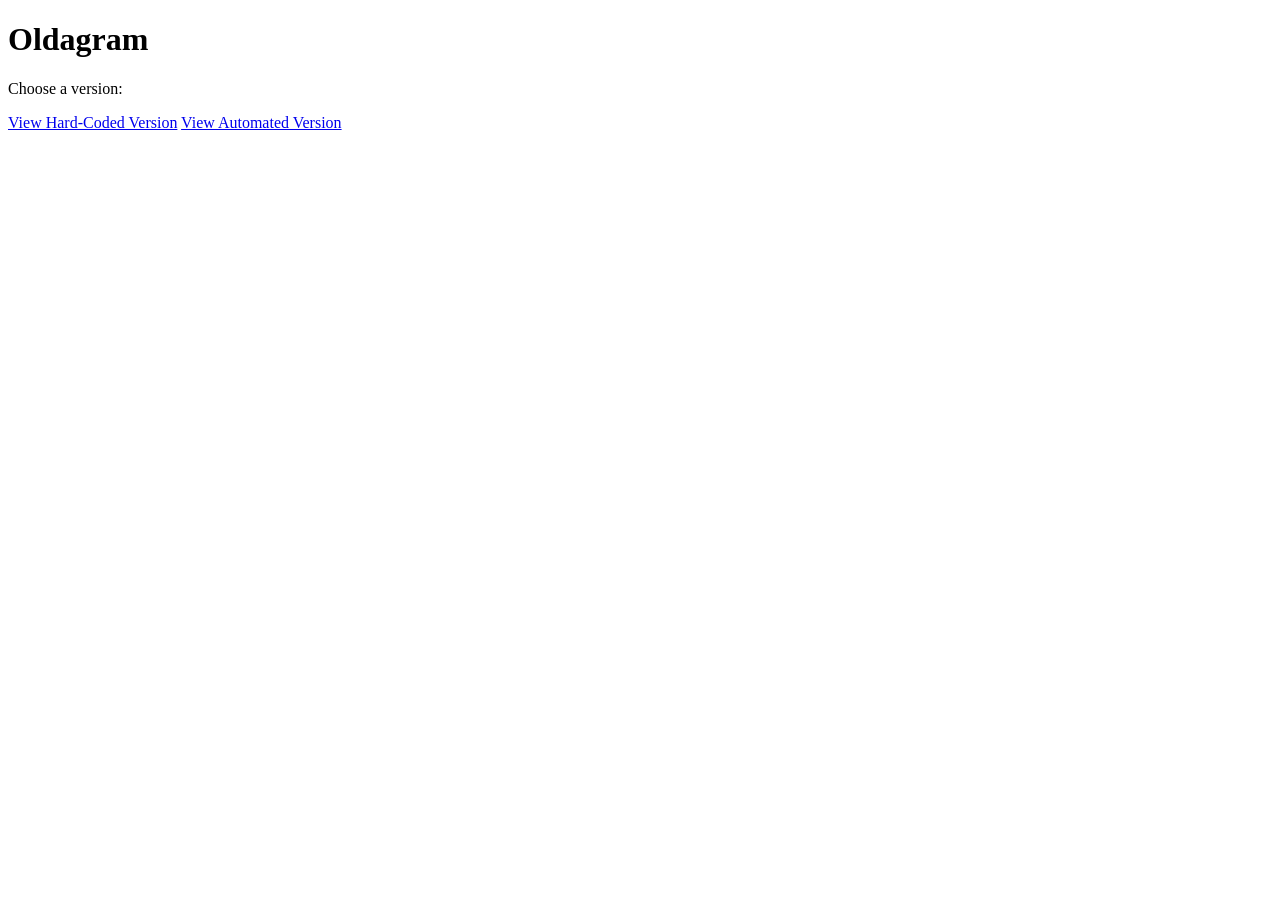
<file: index.html>
<!DOCTYPE html>
<html>
    <head>
        <title>Oldagram Project</title>
    </head>

    <body>
        <h1>Oldagram</h1>
        <p>Choose a version:</p>

        <a href="Oldagram-Hardcoded/">View Hard-Coded Version</a>
        <a href="Oldagram-Automated/">View Automated Version</a>
    </body>
</html>
</file>
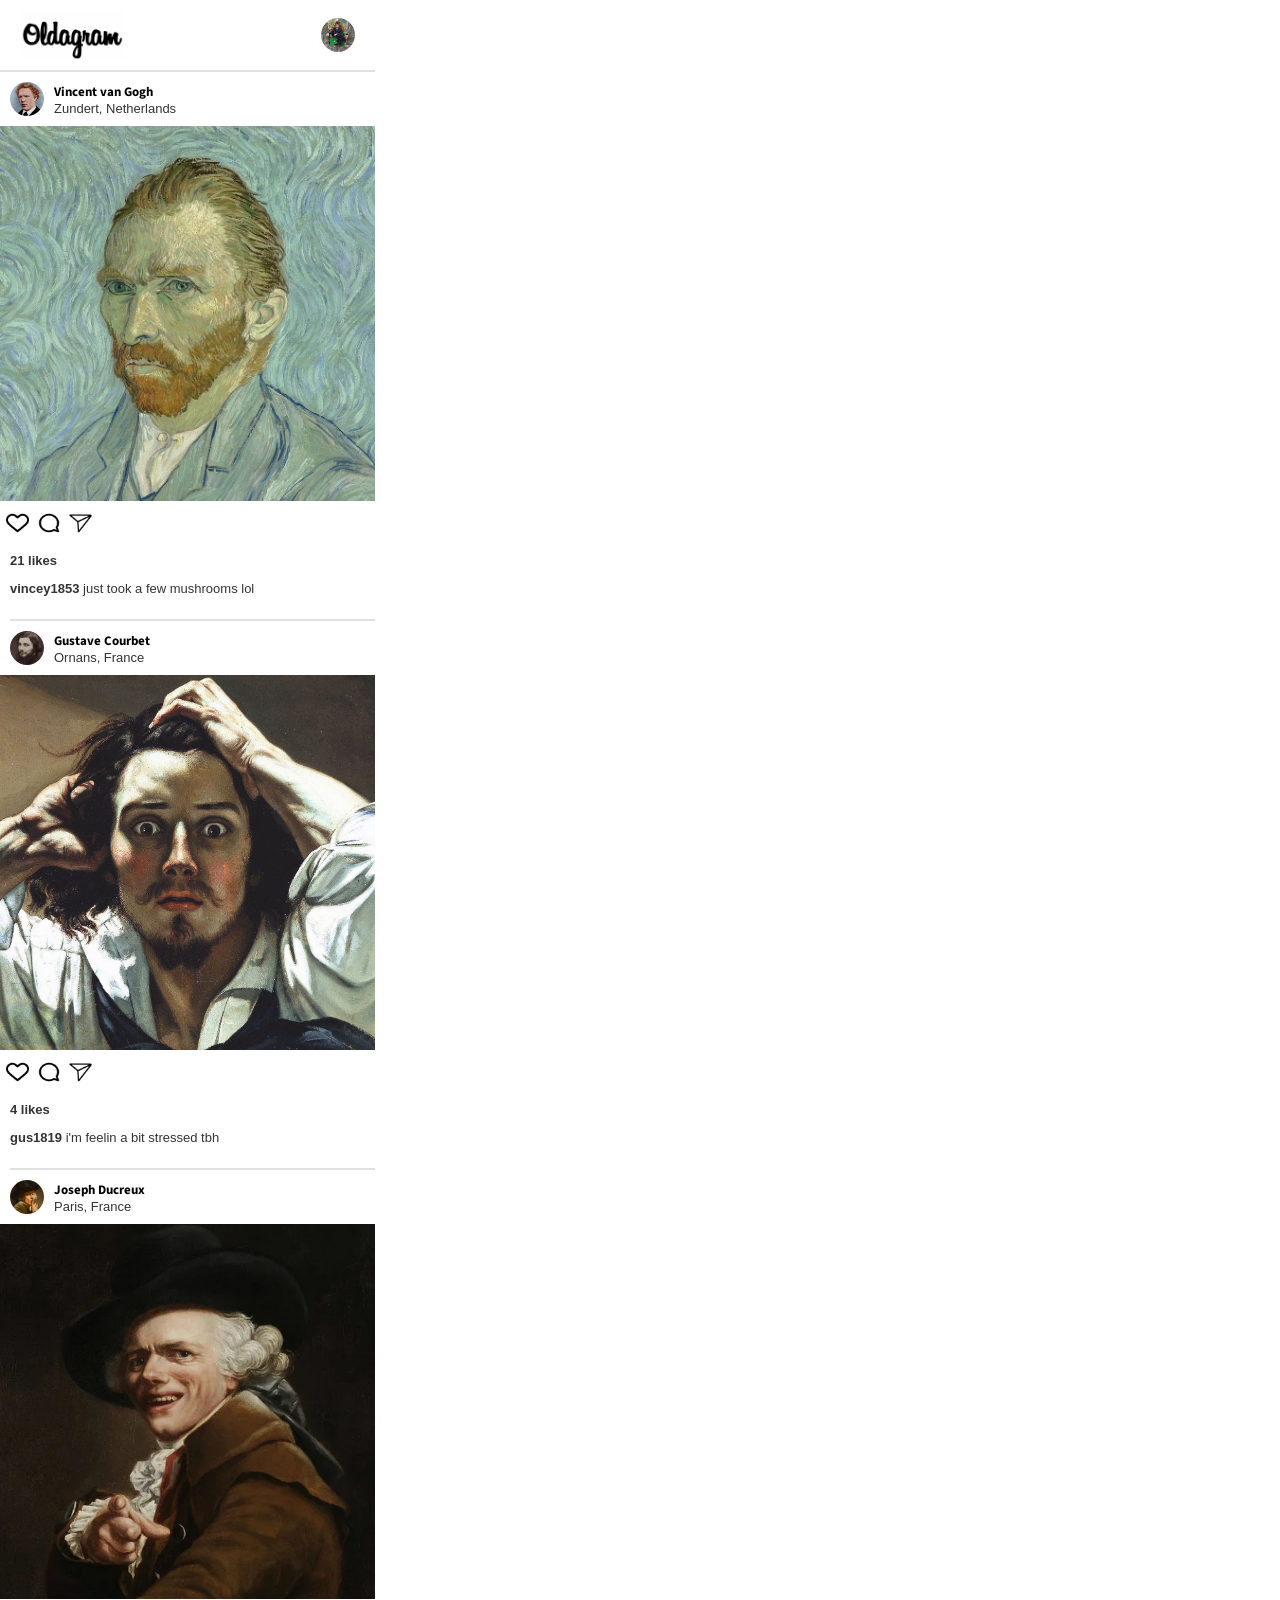
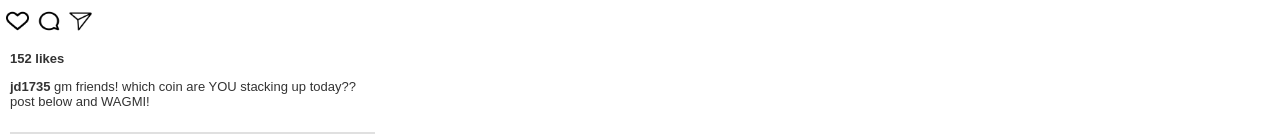
<file: Oldagram-Automated/index.html>
<html>
    <head>
        <link rel="stylesheet" href="index.css">
        <link rel="preconnect" href="https://fonts.googleapis.com">
        <link rel="preconnect" href="https://fonts.gstatic.com" crossorigin>
        <link href="https://fonts.googleapis.com/css2?family=Inter:ital,opsz,wght@0,14..32,100..900;1,14..32,100..900&family=Roboto:ital,wght@0,100..900;1,100..900&family=Source+Sans+3:ital,wght@0,200..900;1,200..900&display=swap" rel="stylesheet">
    </head>
    <body>
        <header>
            <img class="logo" src="images/logo.png" alt="Logo">
            <img class="profile" src="images/throne.JPG" alt="Personal profile picture">
        </header>

        <section id="posts-container">
            
        </section>

        <script src="index.js"></script>
    </body>
</html>














































































<!-- The hard coded posts below are commented out because the posts are now being generated dynamically using JavaScript. -->
 
            <!-- <div class="Post1">
                <div class="user">
                    <img src="images\avatar-vangogh.jpg" alt="Oldagram user profile picture">
                    <p><span class="username">Vincent van Gogh</span><br>Zudert, Netherlands</p>
                </div>
                <div class="post">
                    <img src="images\post-vangogh.jpg" alt="Oldagram user post picture">
                </div>
                <div class="caption-icons">
                    <button><img src="images\icon-heart.png" alt="Like"></button>
                    <button><img src="images\icon-comment.png" alt="Comment"></button>
                    <button><img src="images\icon-dm.png" alt="Share"></button>
                </div>
                <div class="likes">
                    <p><span class="username">Vincent van Gogh</span> and <span class="username">others</span> liked this</p>
                </div>
                <div class="caption">
                    <p><span class="username">vincey1853 </span>just took a few mushrooms lol</p>
                </div>  
            </div> 

            <div class="Post2">
                <div class="user">
                    <img src="images\avatar-courbet.jpg" alt="Oldagram user profile picture">
                    <p><span class="username">Gustave Courbet</span><br>Ornans, France</p>
                </div>
                <div class="post">
                    <img src="images\post-courbet.jpg" alt="Oldagram user post picture">
                </div>
                <div class="caption-icons">
                    <button><img src="images\icon-heart.png" alt="Like"></button>
                    <button><img src="images\icon-comment.png" alt="Comment"></button>
                    <button><img src="images\icon-dm.png" alt="Share"></button>
                </div>
                <div class="likes">
                    <p><span class="username">Gustave Courbet</span> and <span class="username">others</span> liked this</p>
                </div>
                <div class="caption">
                    <p><span class="username">gus1819 </span>I'm feelin a bit stressed thb</p>
                </div>  
            </div>

            <div class="Post3">
                <div class="user">
                    <img src="images\avatar-ducreux.jpg" alt="Oldagram user profile picture">
                    <p><span class="username">Joseph Ducreux</span><br>Paris, France</p>
                </div>
                <div class="post">
                    <img src="images\post-ducreux.jpg" alt="Oldagram user post picture">
                </div>
                <div class="caption-icons">
                    <button><img src="images\icon-heart.png" alt="Like"></button>
                    <button><img src="images\icon-comment.png" alt="Comment"></button>
                    <button><img src="images\icon-dm.png" alt="Share"></button>
                </div>
                <div class="likes">
                    <p><span class="username">Joseph Ducreux</span> and <span class="username">others</span> liked this</p>
                </div>
                <div class="caption">
                    <p><span class="username">janedoe456 </span>GM friends! which coin are YOU stacking up today?? Post below and WAGM!!</p>
                </div>
            </div> -->
</file>
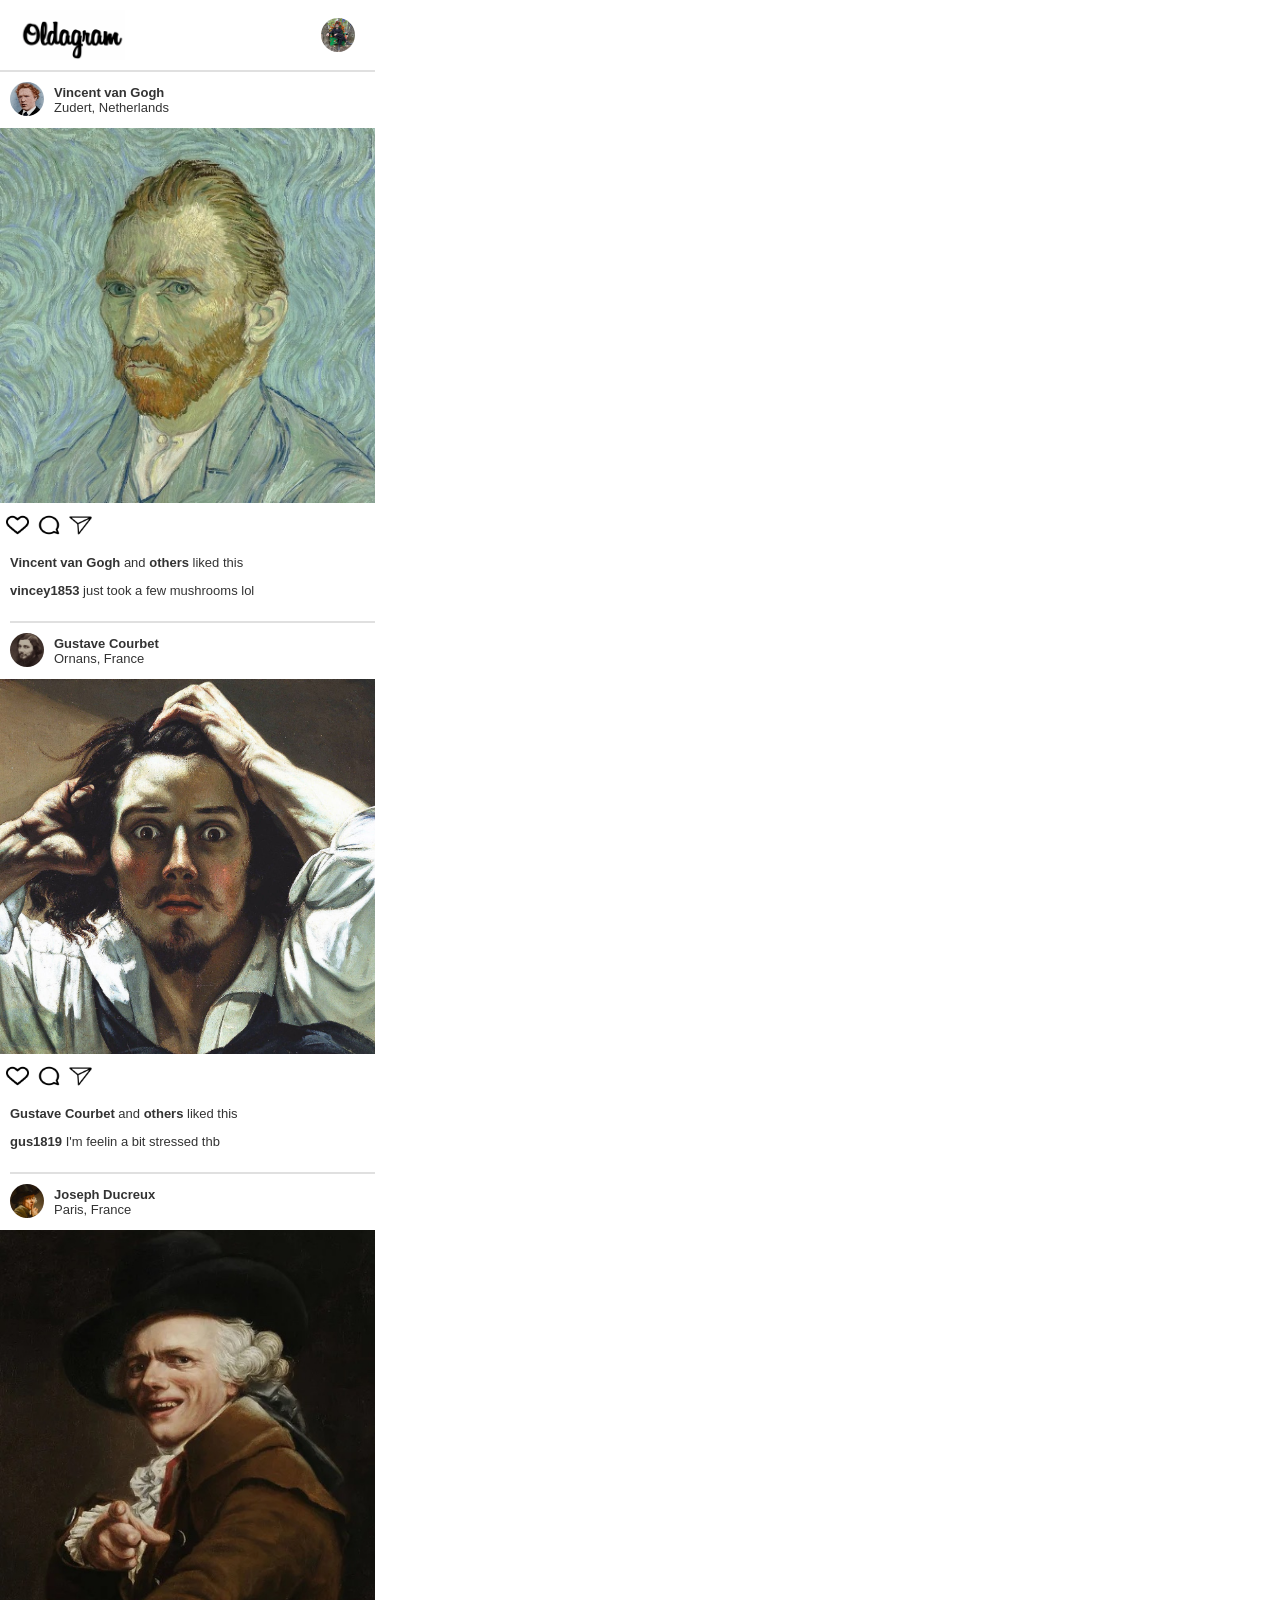
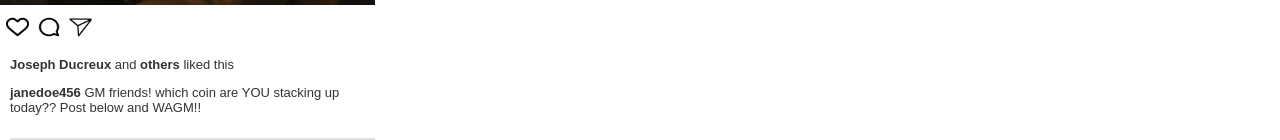
<file: Oldagram-Hardcoded/index.html>
<html>
    <head>
        <link rel="stylesheet" href="index.css">
        <link rel="preconnect" href="https://fonts.googleapis.com">
        <link rel="preconnect" href="https://fonts.gstatic.com" crossorigin>
        <link href="https://fonts.googleapis.com/css2?family=Inter:ital,opsz,wght@0,14..32,100..900;1,14..32,100..900&family=Roboto:ital,wght@0,100..900;1,100..900&family=Source+Sans+3:ital,wght@0,200..900;1,200..900&display=swap" rel="stylesheet">
    </head>
    <body>
        <header>
            <img class="logo" src="images/logo.png" alt="Logo">
            <img class="profile" src="images/throne.JPG" alt="Personal profile picture">
        </header>

        <section class="main">
            <div class="Post1">
                <div class="user">
                    <img src="images\avatar-vangogh.jpg" alt="Oldagram user profile picture">
                    <p><span class="username">Vincent van Gogh</span><br>Zudert, Netherlands</p>
                </div>
                <div class="post">
                    <img src="images\post-vangogh.jpg" alt="Oldagram user post picture">
                </div>
                <div class="caption-icons">
                    <button><img src="images\icon-heart.png" alt="Like"></button>
                    <button><img src="images\icon-comment.png" alt="Comment"></button>
                    <button><img src="images\icon-dm.png" alt="Share"></button>
                </div>
                <div class="likes">
                    <p><span class="username">Vincent van Gogh</span> and <span class="username">others</span> liked this</p>
                </div>
                <div class="caption">
                    <p><span class="username">vincey1853 </span>just took a few mushrooms lol</p>
                </div>  
            </div> 

            <div class="Post2">
                <div class="user">
                    <img src="images\avatar-courbet.jpg" alt="Oldagram user profile picture">
                    <p><span class="username">Gustave Courbet</span><br>Ornans, France</p>
                </div>
                <div class="post">
                    <img src="images\post-courbet.jpg" alt="Oldagram user post picture">
                </div>
                <div class="caption-icons">
                    <button><img src="images\icon-heart.png" alt="Like"></button>
                    <button><img src="images\icon-comment.png" alt="Comment"></button>
                    <button><img src="images\icon-dm.png" alt="Share"></button>
                </div>
                <div class="likes">
                    <p><span class="username">Gustave Courbet</span> and <span class="username">others</span> liked this</p>
                </div>
                <div class="caption">
                    <p><span class="username">gus1819 </span>I'm feelin a bit stressed thb</p>
                </div>  
            </div>

            <div class="Post3">
                <div class="user">
                    <img src="images\avatar-ducreux.jpg" alt="Oldagram user profile picture">
                    <p><span class="username">Joseph Ducreux</span><br>Paris, France</p>
                </div>
                <div class="post">
                    <img src="images\post-ducreux.jpg" alt="Oldagram user post picture">
                </div>
                <div class="caption-icons">
                    <button><img src="images\icon-heart.png" alt="Like"></button>
                    <button><img src="images\icon-comment.png" alt="Comment"></button>
                    <button><img src="images\icon-dm.png" alt="Share"></button>
                </div>
                <div class="likes">
                    <p><span class="username">Joseph Ducreux</span> and <span class="username">others</span> liked this</p>
                </div>
                <div class="caption">
                    <p><span class="username">janedoe456 </span>GM friends! which coin are YOU stacking up today?? Post below and WAGM!!</p>
                </div>
            </div>
        </section>

        <script src="index.js"></script>
    </body>
</html>
</file>
<file: Oldagram-Automated/index.css>
html, body {
    margin: 0;
    padding: 0;
    font-family: "Source Sans 3", sans-serif;
    font-optical-sizing: auto;
    width: 375px;
}

p {
    font-family: Arial, sans-serif;
    font-size: 13px;
    color: #333333;
}

header {
    display: flex;
    justify-content: space-between;
    align-items: center;
    padding: 10px 20px;
    background-color: #ffffff;
    border-bottom: 2px solid #e0e0e0;
}

header img.logo {
    height: 50px;
}

header img.profile {
    width: 34px;
    height: 34px;
    border-radius: 50%;
}


.post-header {
    display: flex;
    align-items: center;
}

.avatar {
    width: 34px;
    height: 34px;
    border-radius: 50%;
    margin: 10px;
}

.user-info h2 {
    font-size: 13px;
    margin: 0;
}

.user-info p {
    margin: 0;
}

.post-image {
    width: 100%;
    height:375px;
}

.caption-icons button {
    background: none;
    border: none;
    cursor: pointer;
    margin-top: 10px;
    margin-right: 5px;
    width: 23.3px;
    height: 22.13px;
}

.caption-icons button img {
    width: 23.3px;
    height: 22.13px;
}

button:hover,
button:focus {
    opacity: 0.7;
}

.post-footer {
    margin-left: 10px;
    border-bottom: 2px solid #e0e0e0;
    padding-bottom: 10px;
}
</file>
<file: Oldagram-Hardcoded/index.css>
html, body {
    margin: 0;
    padding: 0;
    font-family: "Source Sans 3", sans-serif;
    font-optical-sizing: auto;
    width: 375px
}

p {
    font-family: Arial, sans-serif;
    font-size: 13px;
    color: #333333;
}

header {
    display: flex;
    justify-content: space-between;
    align-items: center;
    padding: 10px 20px;
    background-color: #ffffff;
    border-bottom: 2px solid #e0e0e0;
}

header img.logo {
    height: 50px;
}

header img.profile {
    width: 34px;
    height: 34px;
    border-radius: 50%;
}


.user {
    display: flex;
    flex-direction: row;
    align-items: left;
}

.user img {
    width: 34px;
    height: 34px;
    border-radius: 50%;
    margin: 10px
}

.username {
    font-weight: bold;
}

.post img {
    width: 100%;
    height:375px
}

.caption-icons button {
    background: none;
    border: none;
    cursor: pointer;
    margin-top: 10px;
    margin-right: 5px;
    width: 23.3px;
    height: 22.13px;
}

.caption-icons button img {
    width: 23.3px;
    height: 22.13px;
}

button:hover,
button:focus {
    opacity: 0.7;
}

.icon img{
    margin-right: 10px;
    width: 23.3px;
    height: 22.13px;
}

.likes {
    margin-left: 10px;
}

.caption {
    margin-left: 10px;
    margin-bottom: 0px;
    border-bottom: 2px solid #e0e0e0;
    padding-bottom: 10px;
}
</file>
